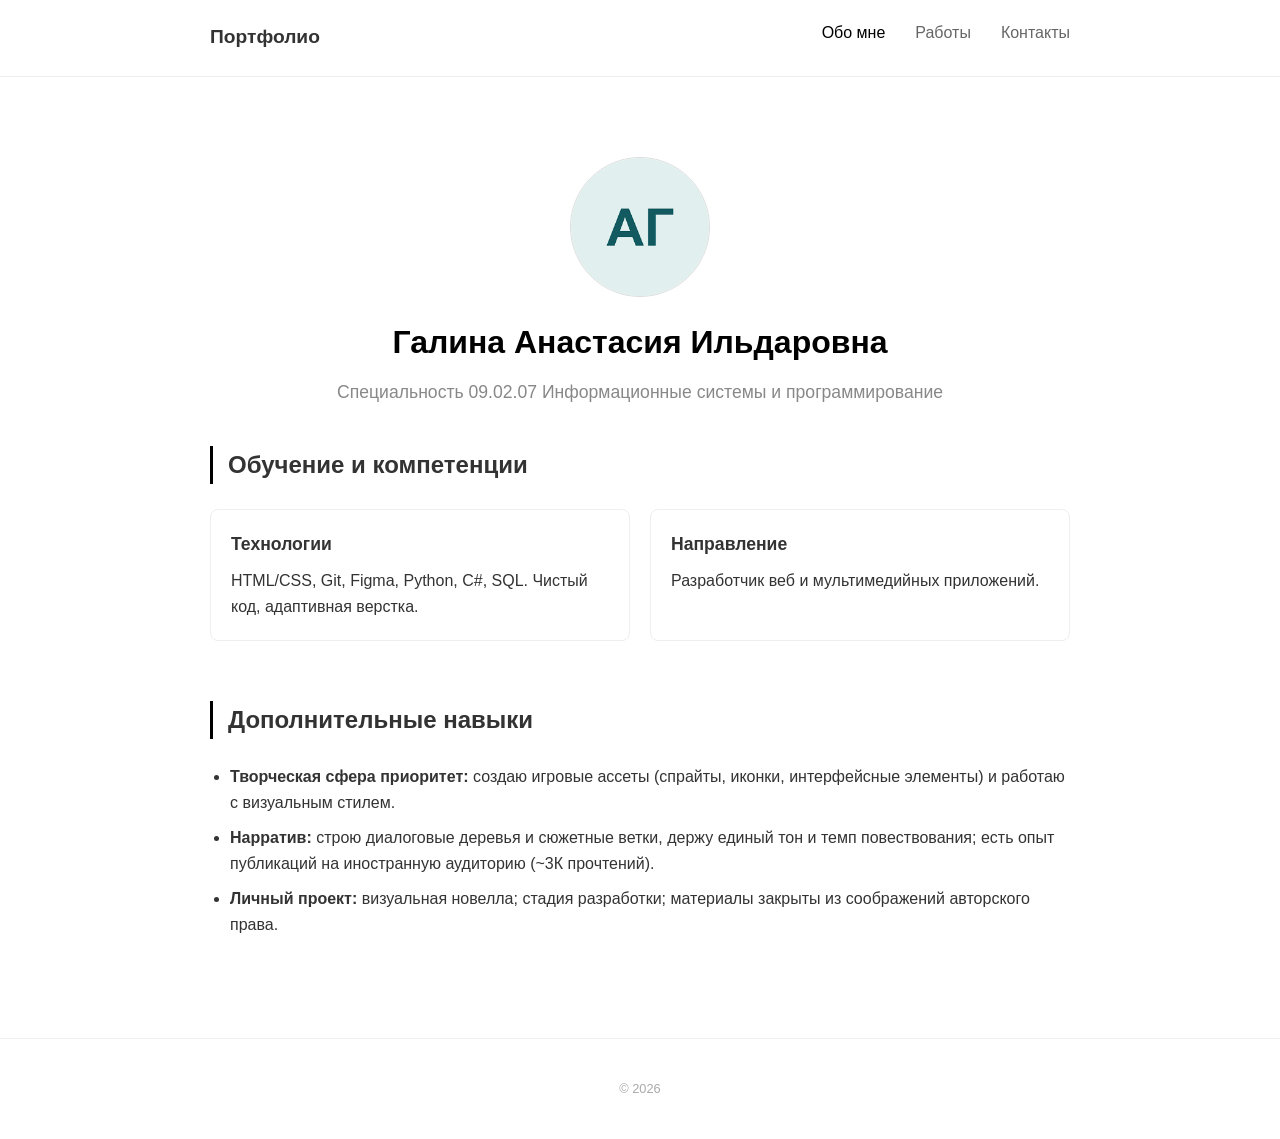
<file: index.html>
<!DOCTYPE html>
<html lang="ru">

<head>
    <meta charset="UTF-8">
    <meta name="viewport" content="width=device-width, initial-scale=1.0">
    <title>Портфолио | Главная</title>
    <link rel="stylesheet" href="src/style.css">
</head>

<body>

    <nav>
        <div class="container">
            <div class="logo">Портфолио</div>
            <ul>
                <li><a href="index.html" class="active">Обо мне</a></li>
                <li><a href="projects.html">Работы</a></li>
                <li><a href="contact.html">Контакты</a></li>
            </ul>
        </div>
    </nav>

    <header>
        <div class="container header-content">
            <img src="src/img/images.png" alt="Фото профиля" class="avatar">
            <h1>Галина Анастасия Ильдаровна</h1>
            <p class="subtitle">Специальность 09.02.07 Информационные системы и программирование</p>
        </div>
    </header>

    <main class="container">
        <section class="info-block">
            <h2>Обучение и компетенции</h2>
            <div class="grid">
                <div class="card">
                    <h3>Технологии</h3>
                    <p>HTML/CSS, Git, Figma, Python, C#, SQL. Чистый код, адаптивная верстка.</p>
                </div>
                <div class="card">
                    <h3>Направление</h3>
                    <p>Разработчик веб и мультимедийных приложений.</p>
                </div>
            </div>
        </section>

        <section class="info-block">
            <h2>Дополнительные навыки</h2>
            <ul>
                <li><strong>Творческая сфера приоритет:</strong> создаю игровые ассеты (спрайты, иконки,
                    интерфейсные элементы) и работаю с визуальным стилем.</li>
                <li><strong>Нарратив:</strong> строю диалоговые деревья и сюжетные ветки, держу единый тон и темп
                    повествования; есть опыт публикаций на иностранную аудиторию (~3К прочтений).</li>
                <li><strong>Личный проект:</strong> визуальная новелла; стадия разработки; материалы закрыты из
                    соображений авторского права.</li>
            </ul>
        </section>
    </main>

    <footer>
        <div class="container">
            <p>&copy; 2026</p>
        </div>
    </footer>

</body>

</html>
</file>
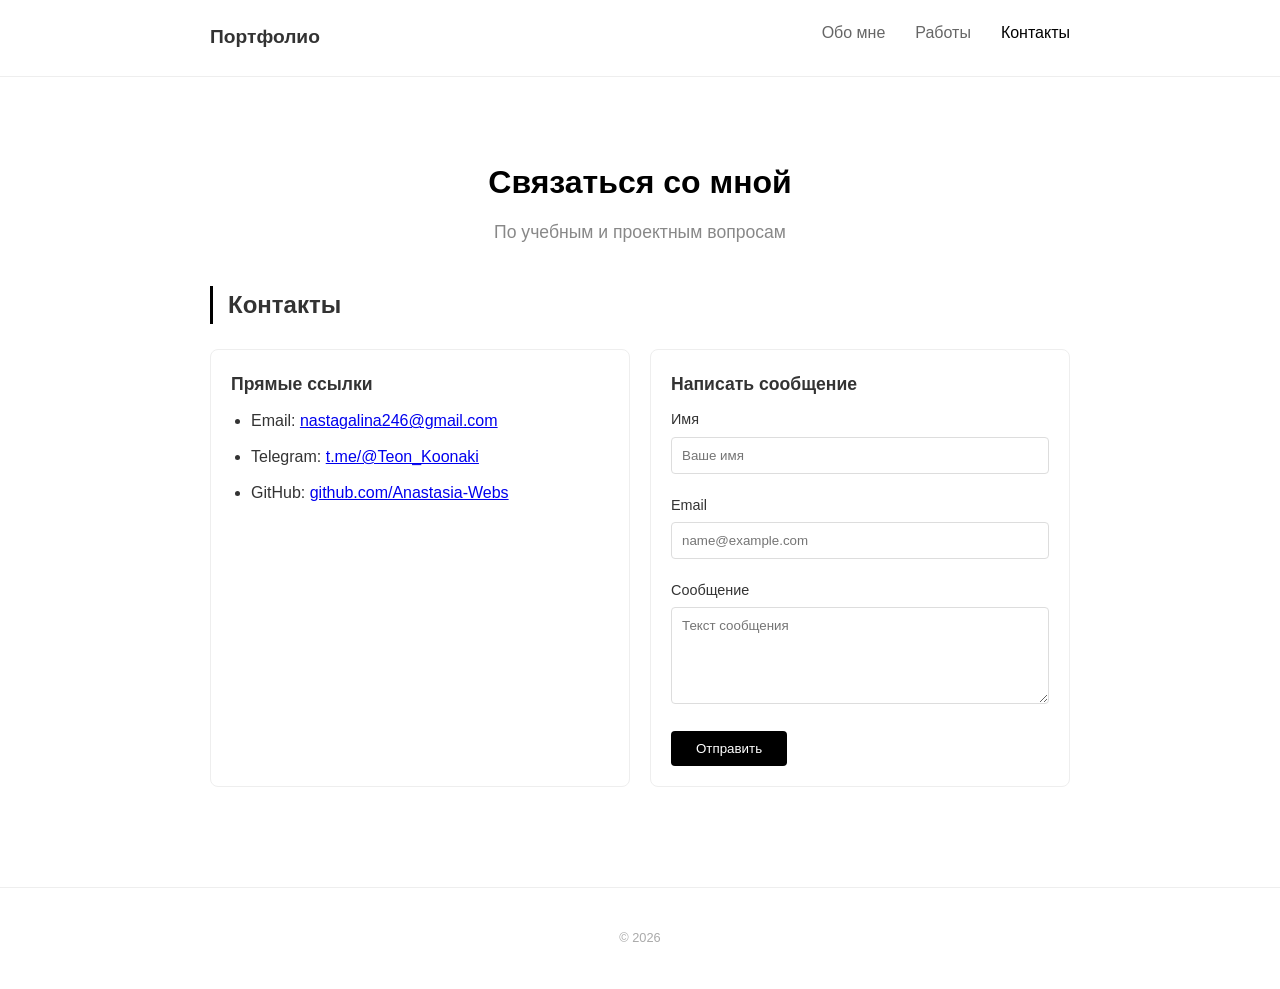
<file: contact.html>
<!DOCTYPE html>
<html lang="ru">

<head>
    <meta charset="UTF-8">
    <meta name="viewport" content="width=device-width, initial-scale=1.0">
    <title>Портфолио | Контакты</title>
    <link rel="stylesheet" href="src/style.css">
    <meta name="description" content="Контакты и форма для связи.">
</head>

<body>

    <nav>
        <div class="container">
            <div class="logo">Портфолио</div>
            <ul>
                <li><a href="index.html">Обо мне</a></li>
                <li><a href="projects.html">Работы</a></li>
                <li><a href="contact.html" class="active">Контакты</a></li>
            </ul>
        </div>
    </nav>

    <header>
        <div class="container header-content">
            <h1>Связаться со мной</h1>
            <p class="subtitle">По учебным и проектным вопросам</p>
        </div>
    </header>

    <main class="container">
        <section class="info-block">
            <h2>Контакты</h2>
            <div class="grid">

                <div class="card">
                    <h3>Прямые ссылки</h3>
                    <ul>
                        <li>Email: <a href="mailto:nastagalina246@gmail.com">nastagalina246@gmail.com</a></li>
                        <li>Telegram: <a href="https://t.me/Teon_Koonaki" target="_blank"
                                rel="noopener">t.me/@Teon_Koonaki</a></li>
                        <li>GitHub: <a href="https://github.com/Anastasia-Webs" target="_blank"
                                rel="noopener">github.com/Anastasia-Webs</a></li>
                    </ul>
                </div>


                <div class="card">
                    <h3>Написать сообщение</h3>
                    <form class="contact-form" action="#" method="post">
                        <div class="form-group">
                            <label for="name">Имя</label>
                            <input type="text" id="name" name="name" placeholder="Ваше имя" required>
                        </div>
                        <div class="form-group">
                            <label for="email">Email</label>
                            <input type="email" id="email" name="email" placeholder="name@example.com" required>
                        </div>
                        <div class="form-group">
                            <label for="message">Сообщение</label>
                            <textarea id="message" name="message" rows="5" placeholder="Текст сообщения"
                                required></textarea>
                        </div>
                        <button type="submit">Отправить</button>
                    </form>
                </div>
            </div>
        </section>
    </main>

    <footer>
        <div class="container">
            <p>&copy; 2026</p>
        </div>
    </footer>

</body>

</html>
</file>
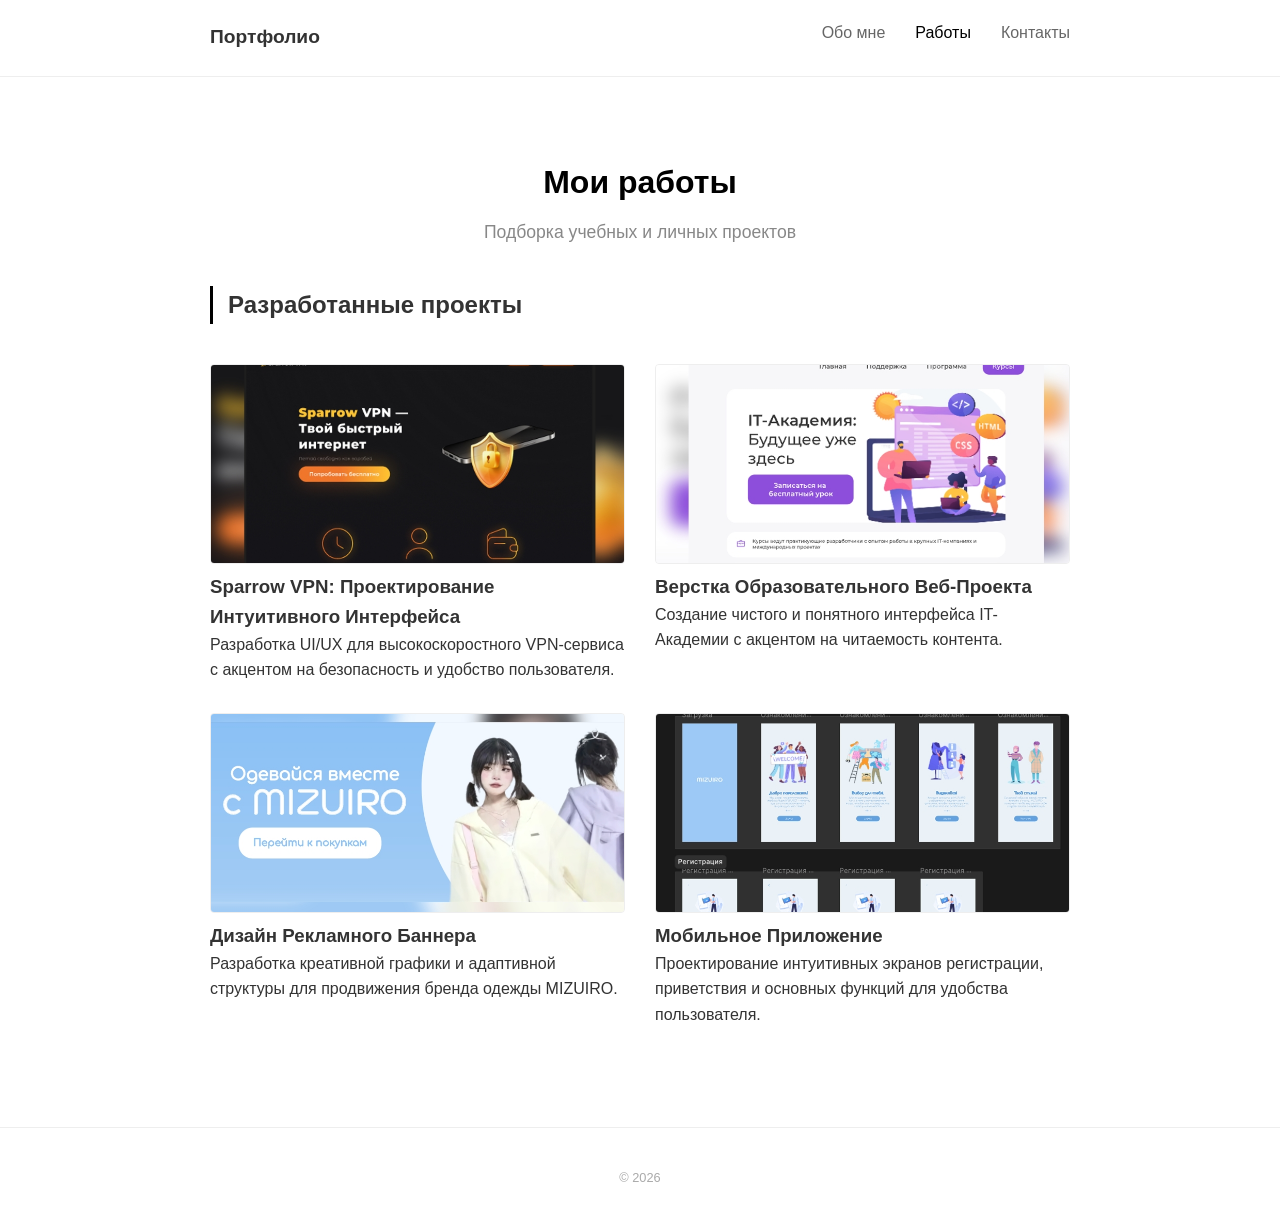
<file: projects.html>
<!DOCTYPE html>
<html lang="ru">

<head>
    <meta charset="UTF-8">
    <meta name="viewport" content="width=device-width, initial-scale=1.0">
    <title>Портфолио | Работы</title>
    <link rel="stylesheet" href="src/style.css">
    <meta name="description"
        content="Подборка учебных и личных проектов: дизайн интерфейсов, алгоритмы, базы данных, веб-верстка.">
</head>

<body>

    <nav>
        <div class="container">
            <div class="logo">Портфолио</div>
            <ul>
                <li><a href="index.html">Обо мне</a></li>
                <li><a href="projects.html" class="active">Работы</a></li>
                <li><a href="contact.html">Контакты</a></li>
            </ul>
        </div>
    </nav>

    <header>
        <div class="container header-content">
            <h1>Мои работы</h1>
            <p class="subtitle">Подборка учебных и личных проектов</p>
        </div>
    </header>

    <main class="container">
        <section class="info-block">
            <h2>Разработанные проекты</h2>
            <div class="projects-grid">

                <div class="project-item">
                    <img src="src/img/project_1.jpg">
                    <h3>Sparrow VPN: Проектирование Интуитивного Интерфейса</h3>
                    <p> Разработка UI/UX для высокоскоростного VPN-сервиса с акцентом на безопасность и удобство
                        пользователя.
                    </p>
                </div>

                <div class="project-item">
                    <img src="src/img/project_2.jpg">
                    <h3>Верстка Образовательного Веб-Проекта</h3>
                    <p> Создание чистого и понятного интерфейса IT-Академии с акцентом на читаемость контента.</p>
                </div>

                <div class="project-item">
                    <img src="src/img/project_3.jpg">
                    <h3>Дизайн Рекламного Баннера</h3>
                    <p>Разработка креативной графики и адаптивной структуры для продвижения бренда одежды MIZUIRO.</p>
                </div>

                <div class="project-item">
                    <img src="src/img/project_4.jpg">
                    <h3>Мобильное Приложение</h3>
                    <p>Проектирование интуитивных экранов регистрации, приветствия и основных функций для удобства
                        пользователя.</p>
                </div>
            </div>
        </section>
    </main>

    <footer>
        <div class="container">
            <p>&copy; 2026</p>
        </div>
    </footer>

</body>

</html>
</file>
<file: src/style.css>
/* Базовые сбросы */
* {
    margin: 0;
    padding: 0;
    box-sizing: border-box;
}

body {
    font-family: 'Segoe UI', Tahoma, Geneva, Verdana, sans-serif;
    line-height: 1.6;
    color: #333;
    background-color: #ffffff;
}

.container {
    max-width: 900px;
    margin: 0 auto;
    padding: 0 20px;
}

/* Навигация */
nav {
    border-bottom: 1px solid #eee;
    padding: 20px 0;
}

nav .container {
    display: flex;
    justify-content: space-between;
    align-items: center;
}

nav ul {
    display: flex;
    list-style: none;
}

nav ul li {
    margin-left: 30px;
}

nav ul li a {
    text-decoration: none;
    color: #666;
    font-weight: 500;
    transition: 0.3s;
}

nav ul li a:hover,
nav ul li a.active {
    color: #000;
}

.logo {
    font-weight: bold;
    font-size: 1.2rem;
}

/* Шапка */
header {
    padding: 80px 0 40px;
    text-align: center;
}

.avatar {
    width: 140px;
    height: 140px;
    border-radius: 50%;
    object-fit: cover;
    display: block;
    margin: 0 auto 20px;
    border: 1px solid #ddd;
    background: #f0f0f0;
}

h1 {
    font-size: 2rem;
    margin-bottom: 10px;
    color: #000;
}

.subtitle {
    color: #888;
    font-size: 1.1rem;
}

/* Контент */
.info-block {
    margin-bottom: 60px;
}

h2 {
    font-size: 1.5rem;
    margin-bottom: 25px;
    border-left: 3px solid #000;
    padding-left: 15px;
}

.grid {
    display: grid;
    grid-template-columns: 1fr 1fr;
    gap: 20px;
}

.card {
    padding: 20px;
    border: 1px solid #eee;
    border-radius: 8px;
    transition: 0.3s;
}

.card:hover {
    border-color: #ccc;
}

.card h3 {
    margin-bottom: 10px;
    font-size: 1.1rem;
}

ul {
    padding-left: 20px;
}

li {
    margin-bottom: 10px;
}

/* Страница работ */
.projects-grid {
    display: grid;
    grid-template-columns: 1fr 1fr;
    gap: 30px;
    margin-top: 40px;
}

.project-item img {
    width: 100%;
    height: 200px;
    background-color: #f9f9f9;
    object-fit: cover;
    border: 1px solid #eee;
    border-radius: 4px;
}

/* Форма */
.contact-form {
    max-width: 500px;
    margin: 0 auto;
}

.form-group {
    margin-bottom: 20px;
}

.form-group label {
    display: block;
    margin-bottom: 5px;
    font-size: 0.9rem;
}

.form-group input,
.form-group textarea {
    width: 100%;
    padding: 10px;
    border: 1px solid #ddd;
    border-radius: 4px;
    font-family: inherit;
}

button {
    background: #000;
    color: #fff;
    padding: 10px 25px;
    border: none;
    border-radius: 4px;
    cursor: pointer;
    transition: 0.3s;
}

button:hover {
    background: #333;
}

footer {
    padding: 40px 0;
    text-align: center;
    border-top: 1px solid #eee;
    color: #aaa;
    font-size: 0.8rem;
    margin-top: 100px;
}
</file>
